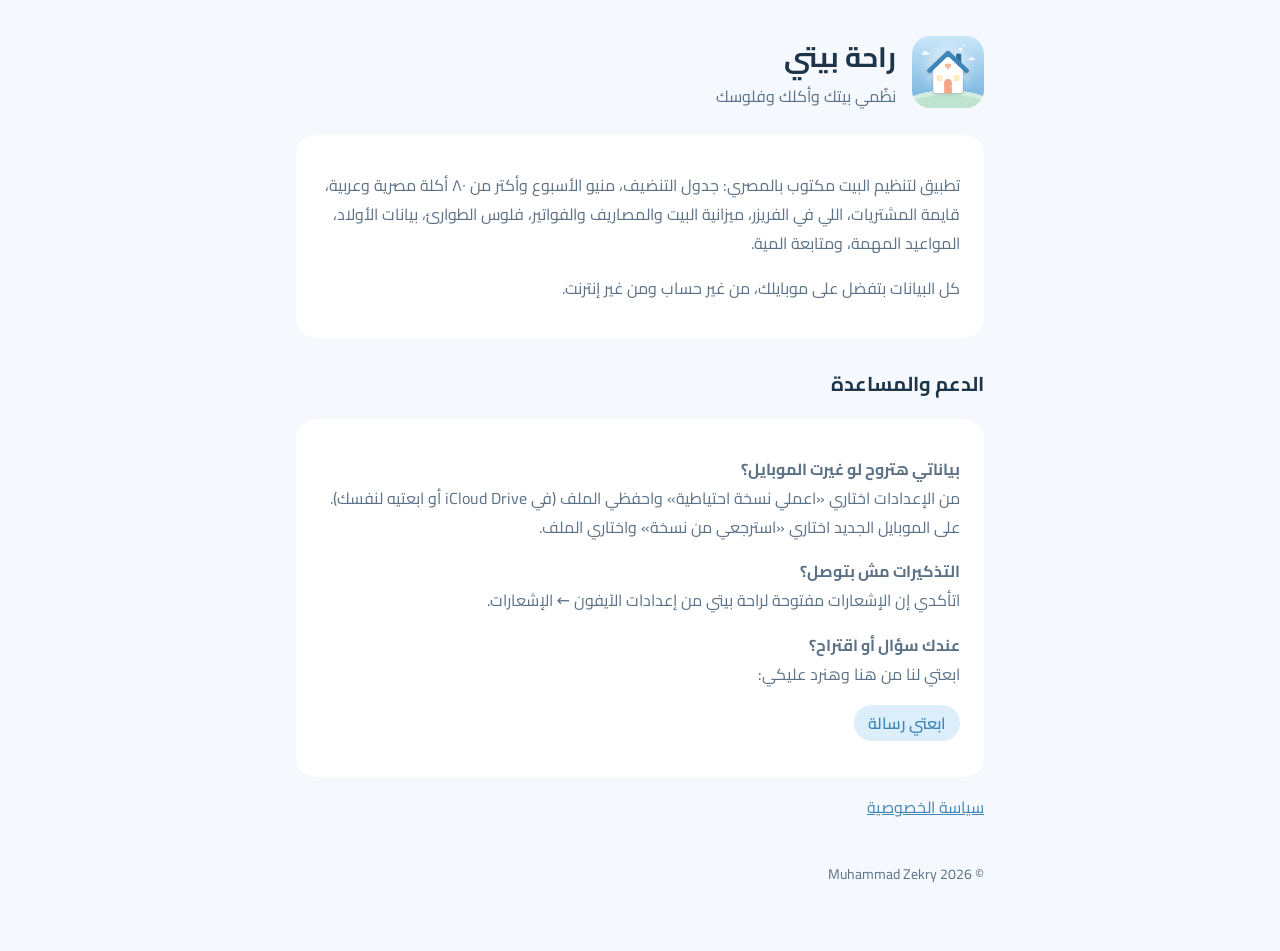
<file: index.html>
<!doctype html><html lang="ar" dir="rtl"><head><meta charset="utf-8"><meta name="viewport" content="width=device-width,initial-scale=1"><link rel="preconnect" href="https://fonts.googleapis.com"><link href="https://fonts.googleapis.com/css2?family=Cairo:wght@400;600;700&display=swap" rel="stylesheet"><link rel="stylesheet" href="style.css"><link rel="icon" href="icon.png"><title>راحة بيتي</title><meta name="description" content="راحة بيتي: نظّمي بيتك وأكلك وفلوسك"></head><body><main>
<header><img src="icon.png" alt=""><div><h1>راحة بيتي</h1><p style="margin:0">نظّمي بيتك وأكلك وفلوسك</p></div></header>
<div class="card"><p>تطبيق لتنظيم البيت مكتوب بالمصري: جدول التنضيف، منيو الأسبوع وأكتر من ٨٠ أكلة مصرية وعربية، قايمة المشتريات، اللي في الفريزر، ميزانية البيت والمصاريف والفواتير، فلوس الطوارئ، بيانات الأولاد، المواعيد المهمة، ومتابعة المية.</p>
<p>كل البيانات بتفضل على موبايلك، من غير حساب ومن غير إنترنت.</p></div>
<h2>الدعم والمساعدة</h2>
<div class="card">
<p><strong>بياناتي هتروح لو غيرت الموبايل؟</strong><br>من الإعدادات اختاري «اعملي نسخة احتياطية» واحفظي الملف (في iCloud Drive أو ابعتيه لنفسك). على الموبايل الجديد اختاري «استرجعي من نسخة» واختاري الملف.</p>
<p><strong>التذكيرات مش بتوصل؟</strong><br>اتأكدي إن الإشعارات مفتوحة لراحة بيتي من إعدادات الآيفون ← الإشعارات.</p>
<p><strong>عندك سؤال أو اقتراح؟</strong><br>ابعتي لنا من هنا وهنرد عليكي:</p>
<p><a class="pill" href="https://github.com/Mzekry/beit-hadi/issues/new">ابعتي رسالة</a></p>
</div>
<p><a href="privacy.html">سياسة الخصوصية</a></p>
<footer>© 2026 Muhammad Zekry</footer></main></body></html>
</file>
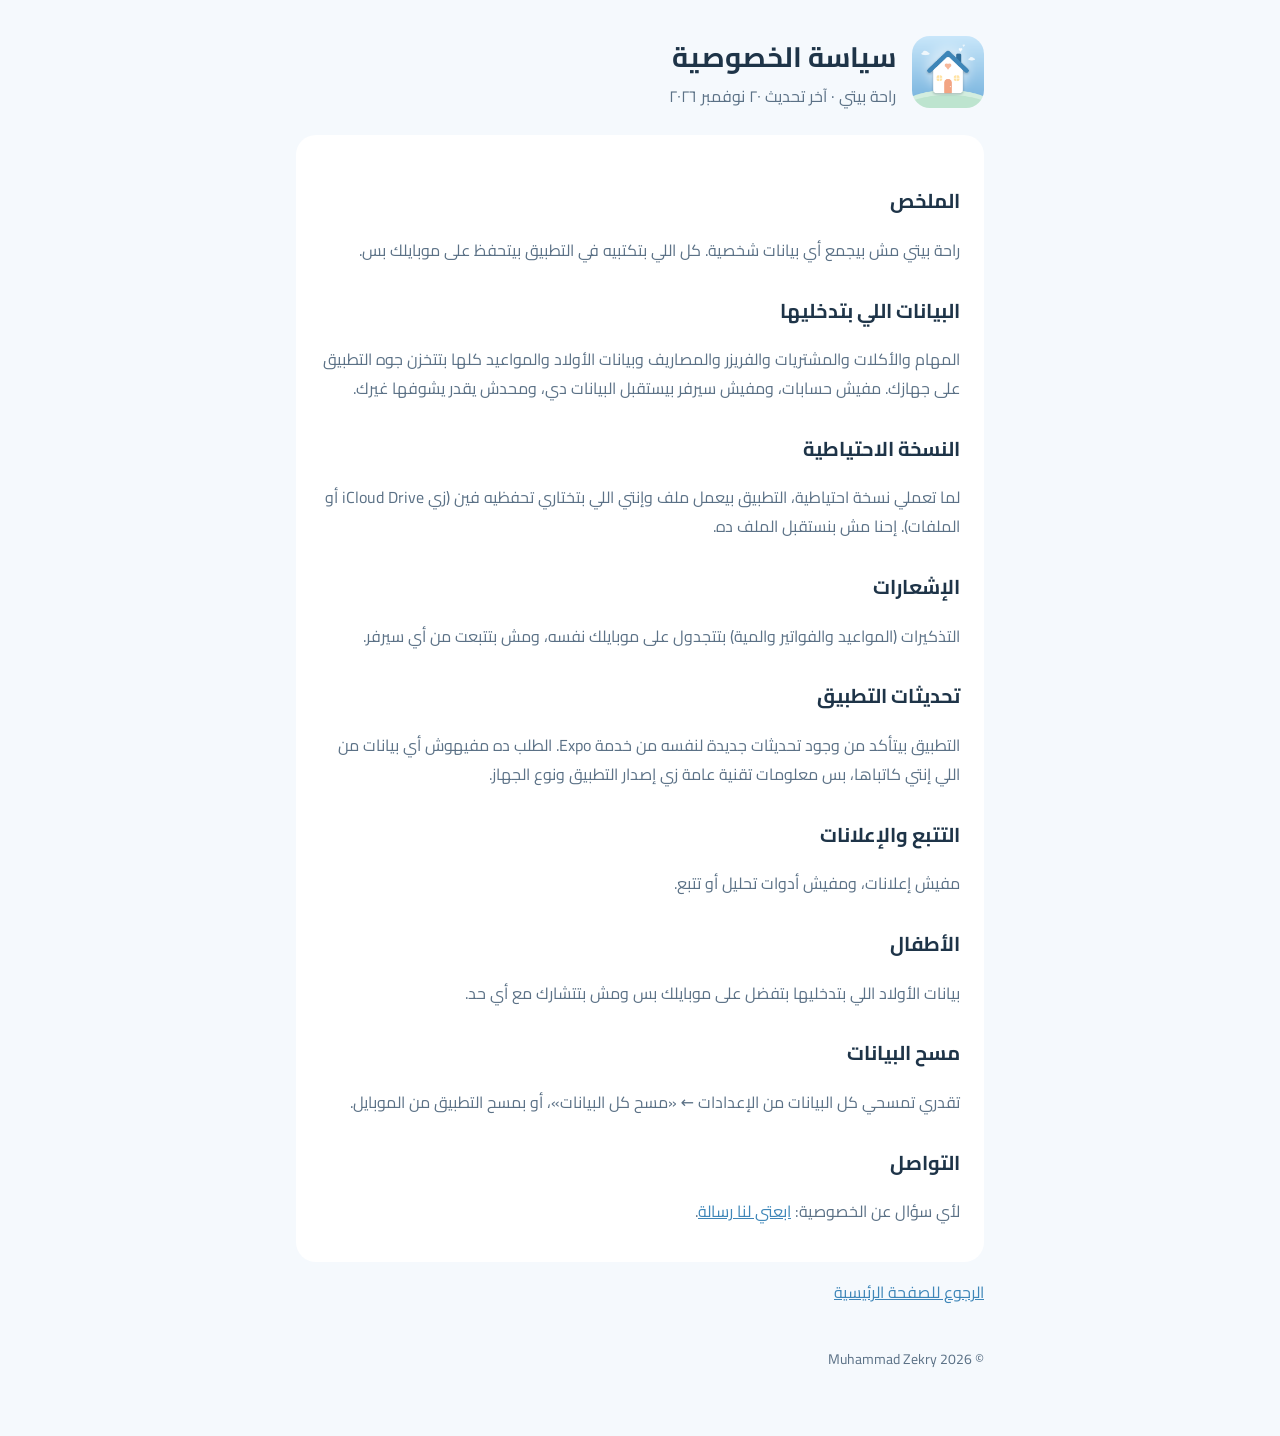
<file: privacy.html>
<!doctype html><html lang="ar" dir="rtl"><head><meta charset="utf-8"><meta name="viewport" content="width=device-width,initial-scale=1"><link rel="preconnect" href="https://fonts.googleapis.com"><link href="https://fonts.googleapis.com/css2?family=Cairo:wght@400;600;700&display=swap" rel="stylesheet"><link rel="stylesheet" href="style.css"><link rel="icon" href="icon.png"><title>سياسة الخصوصية · راحة بيتي</title></head><body><main>
<header><img src="icon.png" alt=""><div><h1>سياسة الخصوصية</h1><p style="margin:0">راحة بيتي · آخر تحديث ٢٠ نوفمبر ٢٠٢٦</p></div></header>
<div class="card">
<h2>الملخص</h2><p>راحة بيتي مش بيجمع أي بيانات شخصية. كل اللي بتكتبيه في التطبيق بيتحفظ على موبايلك بس.</p>
<h2>البيانات اللي بتدخليها</h2><p>المهام والأكلات والمشتريات والفريزر والمصاريف وبيانات الأولاد والمواعيد كلها بتتخزن جوه التطبيق على جهازك. مفيش حسابات، ومفيش سيرفر بيستقبل البيانات دي، ومحدش يقدر يشوفها غيرك.</p>
<h2>النسخة الاحتياطية</h2><p>لما تعملي نسخة احتياطية، التطبيق بيعمل ملف وإنتي اللي بتختاري تحفظيه فين (زي iCloud Drive أو الملفات). إحنا مش بنستقبل الملف ده.</p>
<h2>الإشعارات</h2><p>التذكيرات (المواعيد والفواتير والمية) بتتجدول على موبايلك نفسه، ومش بتتبعت من أي سيرفر.</p>
<h2>تحديثات التطبيق</h2><p>التطبيق بيتأكد من وجود تحديثات جديدة لنفسه من خدمة Expo. الطلب ده مفيهوش أي بيانات من اللي إنتي كاتباها، بس معلومات تقنية عامة زي إصدار التطبيق ونوع الجهاز.</p>
<h2>التتبع والإعلانات</h2><p>مفيش إعلانات، ومفيش أدوات تحليل أو تتبع.</p>
<h2>الأطفال</h2><p>بيانات الأولاد اللي بتدخليها بتفضل على موبايلك بس ومش بتتشارك مع أي حد.</p>
<h2>مسح البيانات</h2><p>تقدري تمسحي كل البيانات من الإعدادات ← «مسح كل البيانات»، أو بمسح التطبيق من الموبايل.</p>
<h2>التواصل</h2><p>لأي سؤال عن الخصوصية: <a href="https://github.com/Mzekry/beit-hadi/issues/new">ابعتي لنا رسالة</a>.</p>
</div>
<p><a href="index.html">الرجوع للصفحة الرئيسية</a></p>
<footer>© 2026 Muhammad Zekry</footer></main></body></html>
</file>
<file: style.css>
:root{--bg:#F5F9FD;--card:#fff;--ink:#1E3448;--soft:#5B7186;--primary:#3E86B8;--wash:#DCEEFA}
@media (prefers-color-scheme:dark){:root{--bg:#0F1B27;--card:#172736;--ink:#E8F1F8;--soft:#A9BCCD;--primary:#8EC5E8;--wash:#1F3A52}}
*{box-sizing:border-box}body{margin:0;background:var(--bg);color:var(--ink);font-family:"Cairo",system-ui,-apple-system,sans-serif;line-height:1.8}
main{max-width:720px;margin:0 auto;padding:32px 16px 64px}
header{display:flex;align-items:center;gap:16px;margin-bottom:24px}header img{width:72px;height:72px;border-radius:18px}
h1{margin:0;font-size:28px}h2{font-size:20px;margin-top:28px}p,li{color:var(--soft)}
.card{background:var(--card);border-radius:20px;padding:20px 24px;margin:16px 0}
a{color:var(--primary)}.pill{display:inline-block;background:var(--wash);color:var(--primary);padding:4px 14px;border-radius:999px;text-decoration:none;font-weight:600}
footer{margin-top:40px;font-size:14px;color:var(--soft)}
</file>
